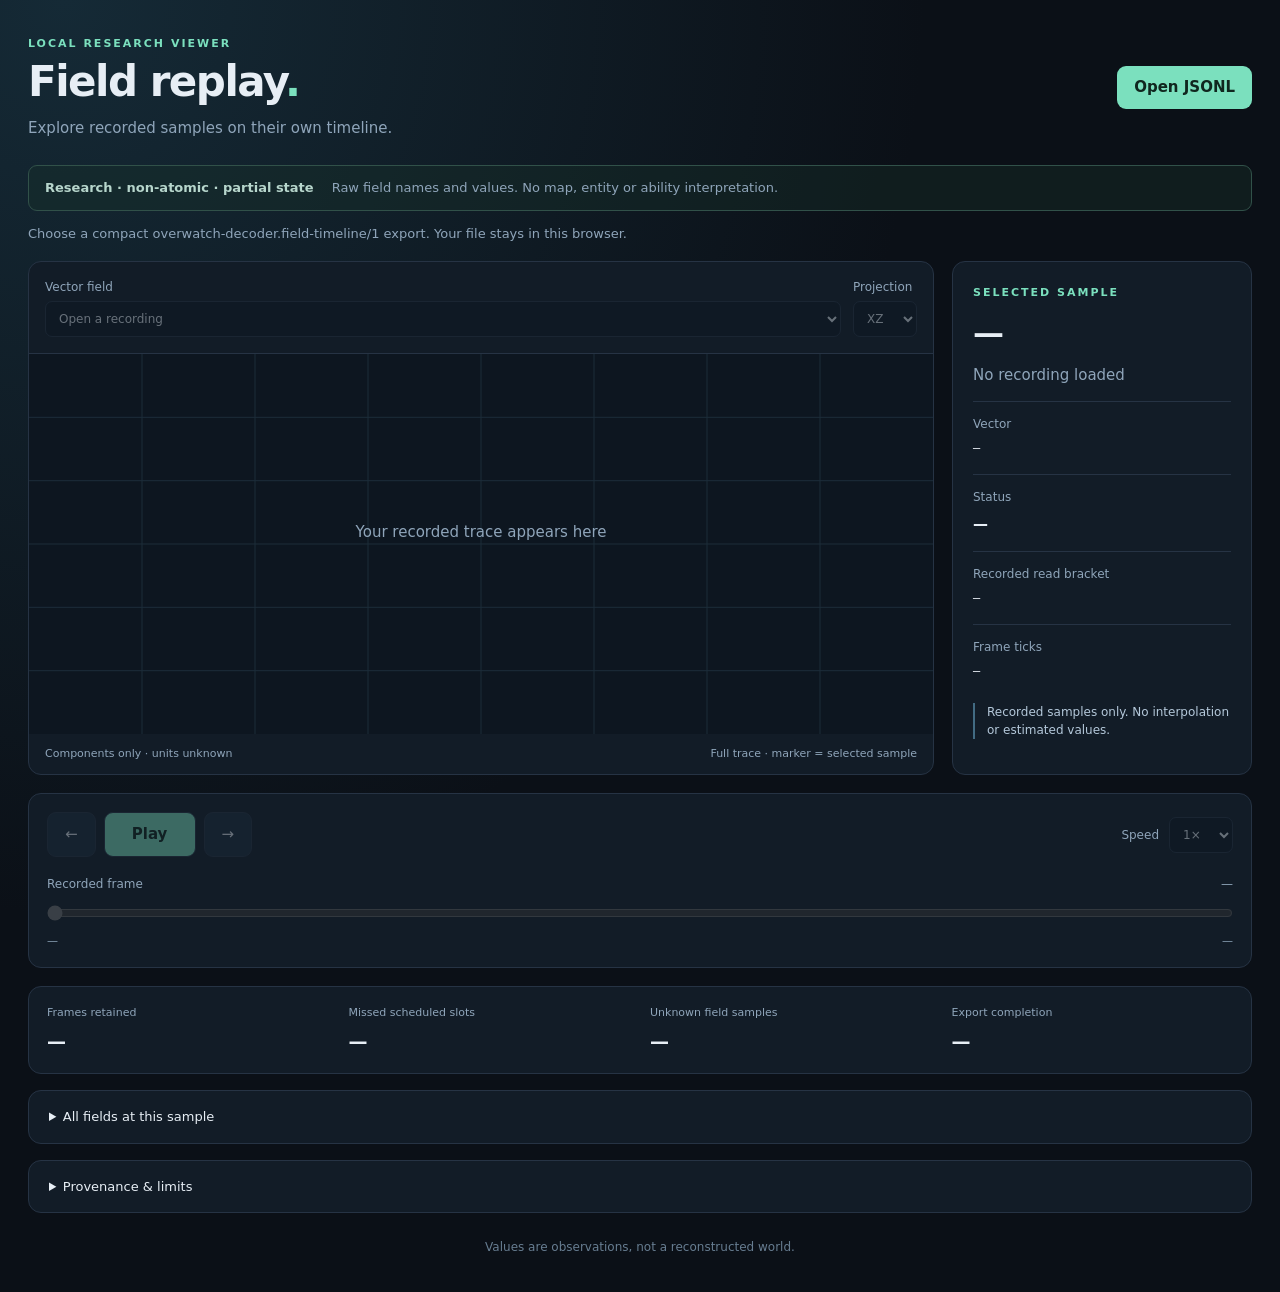
<file: tools/field-replay/index.html>
<!doctype html>
<html lang="en">
<head>
  <meta charset="utf-8">
  <meta name="viewport" content="width=device-width, initial-scale=1">
  <meta http-equiv="Content-Security-Policy" content="default-src 'none'; script-src 'self'; style-src 'self'; connect-src 'none'; img-src 'none'; object-src 'none'; base-uri 'none'; form-action 'none'">
  <title>Field replay · local research viewer</title>
  <link rel="stylesheet" href="style.css">
  <script src="model.js" defer></script><script src="app.js" defer></script>
</head>
<body>
  <main>
    <header><div><p class="eyebrow">LOCAL RESEARCH VIEWER</p><h1>Field replay<span>.</span></h1><p class="muted">Explore recorded samples on their own timeline.</p></div>
      <label class="open">Open JSONL<input id="file" type="file" accept=".jsonl,application/x-ndjson,text/plain"></label>
    </header>
    <div class="notice"><strong>Research · non-atomic · partial state</strong><span>Raw field names and values. No map, entity or ability interpretation.</span></div>
    <p id="message" role="status" aria-live="polite">Choose a compact overwatch-decoder.field-timeline/1 export. Your file stays in this browser.</p>
    <section class="workspace">
      <div class="plot-panel">
        <div class="plot-toolbar"><label>Vector field<select id="field" disabled><option>Open a recording</option></select></label><label>Projection<select id="plane" disabled><option>XZ</option><option>XY</option><option>YZ</option></select></label></div>
        <div class="canvas-wrap"><canvas id="plot" aria-label="Projection of recorded vector samples"></canvas><p id="empty">Your recorded trace appears here</p></div>
        <div class="plot-caption"><span id="axes">Components only · units unknown</span><span>Full trace · marker = selected sample</span></div>
      </div>
      <aside>
        <p class="eyebrow">SELECTED SAMPLE</p><h2 id="sample-time">—</h2><p id="sample-id" class="muted">No recording loaded</p>
        <div class="fact"><span>Vector</span><code id="vector-value">—</code></div>
        <div class="fact"><span>Status</span><strong id="vector-status">—</strong></div>
        <div class="fact"><span>Recorded read bracket</span><code id="read-interval">—</code></div>
        <div class="fact"><span>Frame ticks</span><code id="frame-interval">—</code></div>
        <p id="gap" class="gap">Recorded samples only. No interpolation or estimated values.</p>
      </aside>
    </section>
    <section class="transport" aria-label="Replay controls">
      <div class="buttons"><button id="previous" disabled aria-label="Previous sample">←</button><button id="play" disabled>Play</button><button id="next" disabled aria-label="Next sample">→</button><label class="speed">Speed<select id="speed" disabled><option value="0.25">¼×</option><option value="0.5">½×</option><option value="1" selected>1×</option><option value="2">2×</option><option value="4">4×</option></select></label></div>
      <label class="scrub-label" for="scrub">Recorded frame <span id="frame-label">—</span></label><input id="scrub" type="range" min="0" max="0" value="0" step="1" disabled>
      <div class="timeline-labels"><span id="begin">—</span><span id="end">—</span></div>
    </section>
    <section class="overview"><div><span>Frames retained</span><strong id="count">—</strong></div><div><span>Missed scheduled slots</span><strong id="missed">—</strong></div><div><span>Unknown field samples</span><strong id="unknowns">—</strong></div><div><span>Export completion</span><strong id="completion">—</strong></div></section>
    <details><summary>All fields at this sample</summary><div class="table-wrap"><table><thead><tr><th>Raw field name</th><th>Status</th><th>Recorded value</th></tr></thead><tbody id="values"></tbody></table></div></details>
    <details><summary>Provenance & limits</summary><p>Compact exports omit guard and storage-route evidence. This viewer validates structure and timestamps; it does not re-verify the original recording or establish gameplay meanings or visibility. A joined trace does not prove unchanged object identity.</p><dl id="provenance"></dl><p>Import bounds: 128 MiB file, 256 KiB per line, 100,000 frames, 128 fields, 1,000,000 field samples, 32 MiB retained numeric payload. Browser object overhead is additional. A limit failure rejects the whole import; samples are never silently dropped.</p><p>Open this HTML file directly. No server, network requests, external libraries or telemetry. Keep this folder’s files together.</p></details>
    <footer>Values are observations, not a reconstructed world.</footer>
  </main>
</body>
</html>
</file>
<file: tools/field-replay/style.css>
:root{color-scheme:dark;--bg:#0b1017;--panel:#121c27;--line:#263344;--text:#e7eef5;--muted:#8fa5ba;--accent:#7be0be}*{box-sizing:border-box}body{margin:0;background:radial-gradient(ellipse at 5% 0,#152a36 0,transparent 50%),var(--bg);color:var(--text);font:15px/1.5 system-ui,sans-serif}main{max-width:1280px;margin:auto;padding:36px 28px}header{display:flex;align-items:center;justify-content:space-between;gap:24px;margin-bottom:26px}h1{font-size:42px;line-height:1.1;margin:6px 0 12px;letter-spacing:-1.5px}h1 span{color:var(--accent)}h2{font-variant-numeric:tabular-nums;font-size:31px;margin:8px 0}.eyebrow{font-size:11px;font-weight:700;letter-spacing:2px;color:var(--accent);margin:0}.muted{color:var(--muted);margin:0}.open,button{border:1px solid var(--line);border-radius:9px;background:#1b2c3b;color:var(--text);font:inherit;padding:10px 17px;cursor:pointer}.open{background:var(--accent);color:#10271f;font-weight:700;border:0;white-space:nowrap}.open input{position:absolute;width:1px;height:1px;opacity:0}.open:focus-within,button:focus-visible,select:focus-visible,input:focus-visible{outline:2px solid #b6ffe6;outline-offset:4px}.notice{display:flex;gap:18px;flex-wrap:wrap;border:1px solid #315149;background:#17312966;border-radius:9px;padding:12px 16px;color:#b7d6cc;font-size:13px}.notice span{color:var(--muted)}#message{min-height:24px;color:var(--muted);font-size:13px}.error{color:#ffb4ad!important}.workspace{display:grid;grid-template-columns:minmax(0,1fr) 300px;gap:18px}.plot-panel,aside,.transport,.overview,details{border:1px solid var(--line);border-radius:13px;background:var(--panel);overflow:hidden}.plot-toolbar{display:flex;gap:12px;padding:16px;border-bottom:1px solid var(--line)}label{font-size:12px;color:var(--muted)}.plot-toolbar label:first-child{flex:1;min-width:0}select{display:block;width:100%;min-width:64px;background:#0c1722;border:1px solid var(--line);border-radius:7px;padding:9px;color:var(--text);font:inherit;margin-top:5px}select:disabled,button:disabled,input:disabled{opacity:.4;cursor:default}.canvas-wrap{height:380px;position:relative;background:#0d1620}canvas{width:100%;height:100%;display:block}#empty{position:absolute;inset:40% 16px auto;text-align:center;color:var(--muted);pointer-events:none}.plot-caption{display:flex;justify-content:space-between;gap:10px;flex-wrap:wrap;padding:12px 16px;color:var(--muted);font-size:11px}aside{padding:23px 20px}.fact{border-top:1px solid var(--line);padding-top:13px;margin-top:15px;display:flex;flex-direction:column;gap:7px}.fact span{color:var(--muted);font-size:12px}code{font:12px/1.6 ui-monospace,SFMono-Regular,Consolas,monospace;overflow-wrap:anywhere}.gap{color:#b4c8da;font-size:12px;border-left:2px solid #426b83;padding-left:12px;margin-top:21px}.transport{margin-top:18px;padding:18px}.buttons{display:flex;gap:8px;align-items:center;margin-bottom:18px}#play{min-width:92px;background:var(--accent);color:#10271f;font-weight:700}.speed{margin-left:auto;display:flex;align-items:center;gap:10px}.speed select{margin:0}.scrub-label{display:flex;justify-content:space-between}input[type=range]{width:100%;accent-color:var(--accent);margin:12px 0}.timeline-labels{display:flex;justify-content:space-between;font-size:11px;color:var(--muted)}.overview{margin-top:18px;padding:18px;display:grid;grid-template-columns:repeat(4,1fr);gap:20px}.overview span{display:block;font-size:11px;color:var(--muted)}.overview strong{display:block;margin-top:5px;font-size:19px;font-weight:600;font-variant-numeric:tabular-nums}details{margin-top:16px;padding:16px 20px;font-size:13px;color:var(--muted)}summary{cursor:pointer;color:var(--text)}details p{max-width:1000px}dl{display:grid;grid-template-columns:160px minmax(0,1fr);gap:7px}dt{color:var(--muted)}dd{margin:0;overflow-wrap:anywhere;color:var(--text);font:12px/1.5 ui-monospace,monospace}.table-wrap{overflow:auto;margin-top:15px}table{width:100%;border-collapse:collapse;text-align:left;font-size:12px}th,td{padding:10px;border-bottom:1px solid var(--line);vertical-align:top}td:first-child{overflow-wrap:anywhere;max-width:340px}td:last-child{font-family:ui-monospace,monospace;overflow-wrap:anywhere}footer{font-size:12px;color:#677d91;margin-top:25px;text-align:center}@media(max-width:850px){.workspace{grid-template-columns:1fr}aside{display:grid;grid-template-columns:1fr 1fr;gap:5px 20px}.gap{grid-column:1/-1}.canvas-wrap{height:320px}.overview{grid-template-columns:1fr 1fr}}@media(max-width:520px){main{padding:24px 15px}header{align-items:flex-start}h1{font-size:34px}.open{padding:10px}aside{display:block}.plot-toolbar{flex-wrap:wrap}.plot-toolbar label:first-child{flex-basis:100%}dl{grid-template-columns:1fr}dd{margin-bottom:8px}}
</file>
